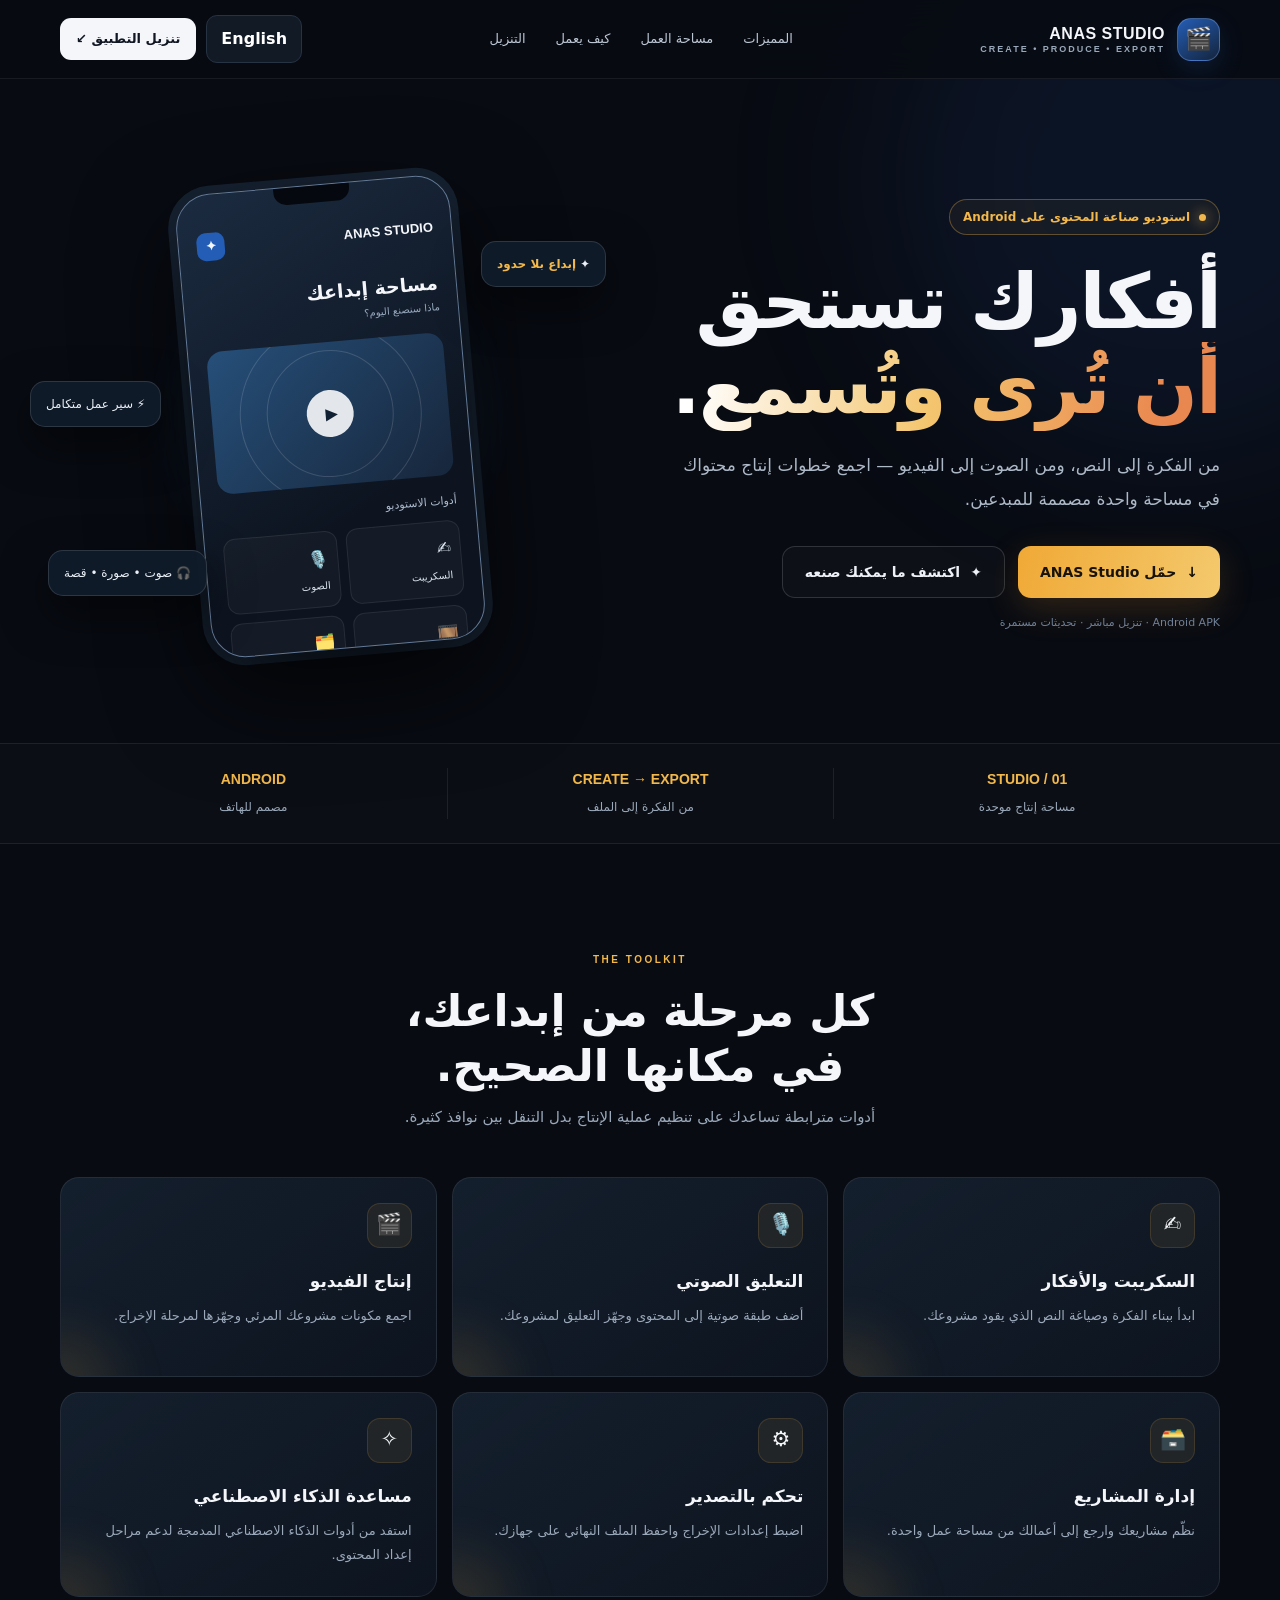
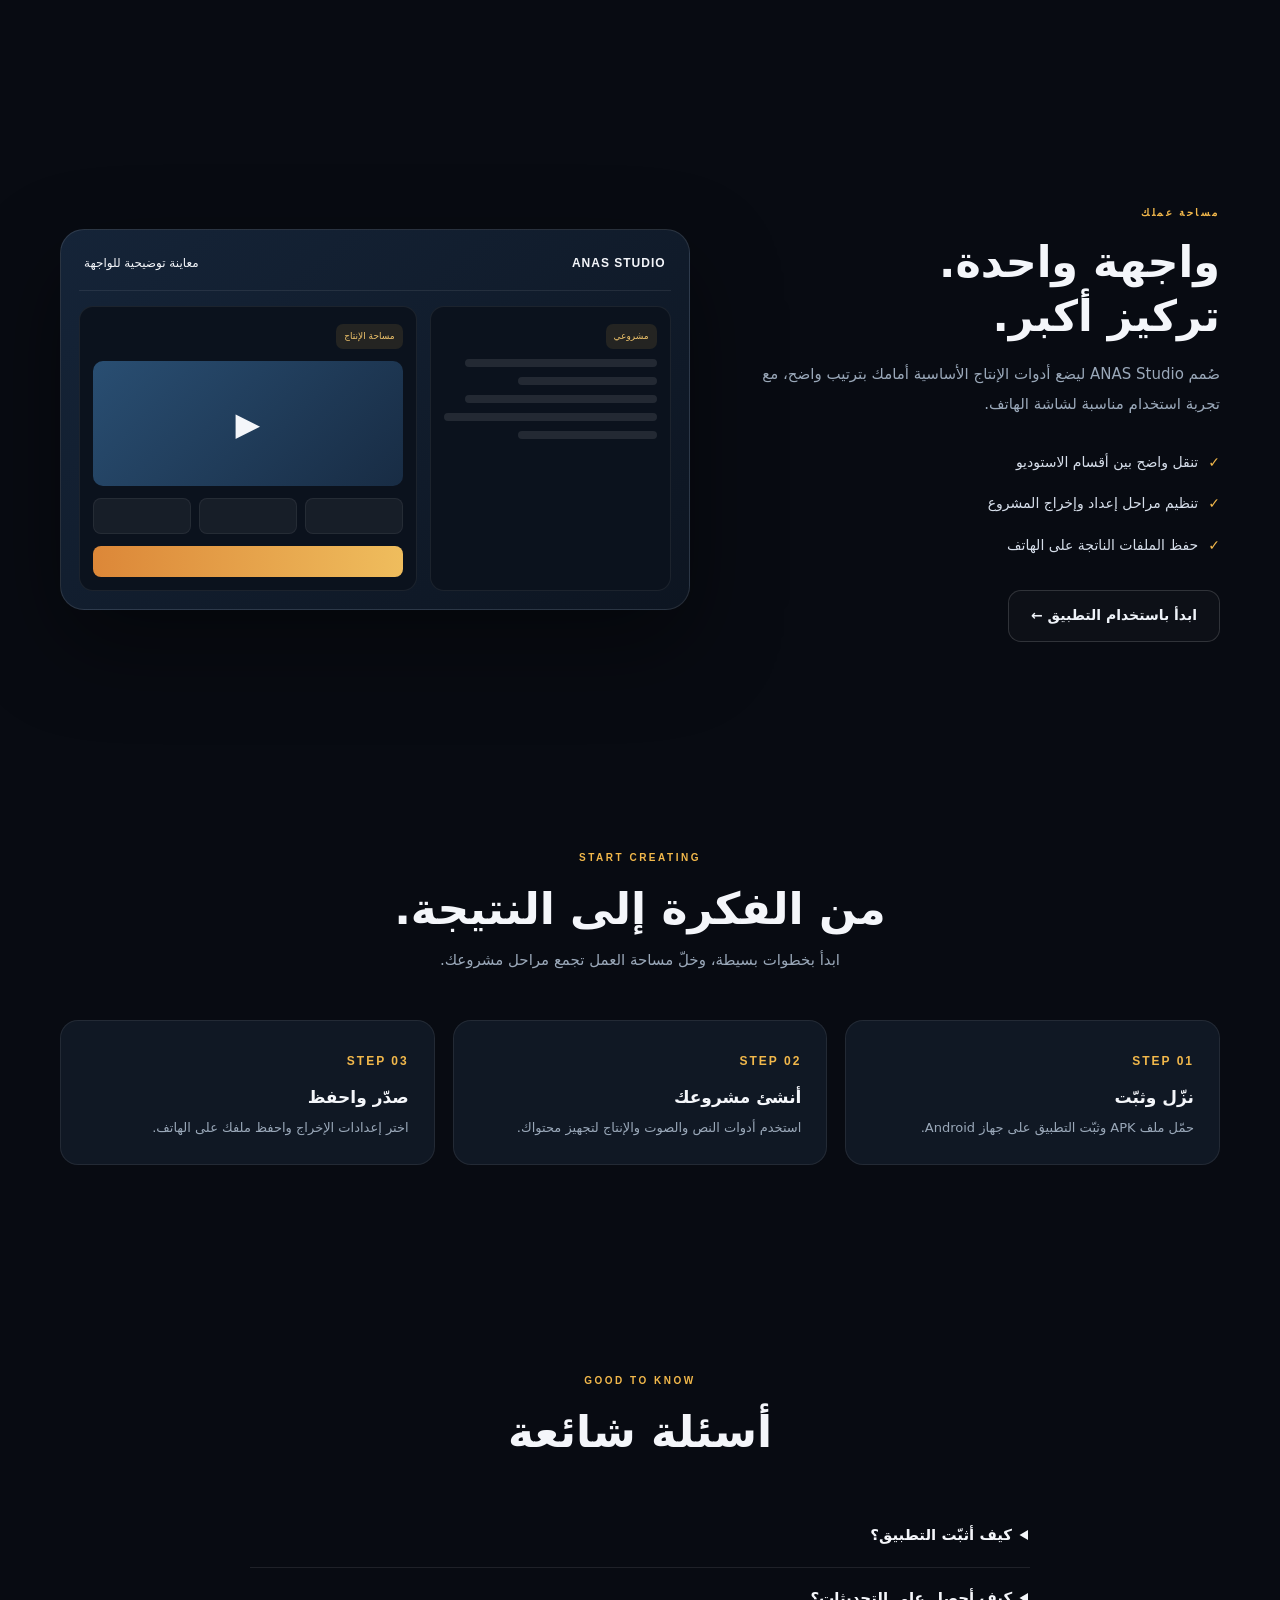
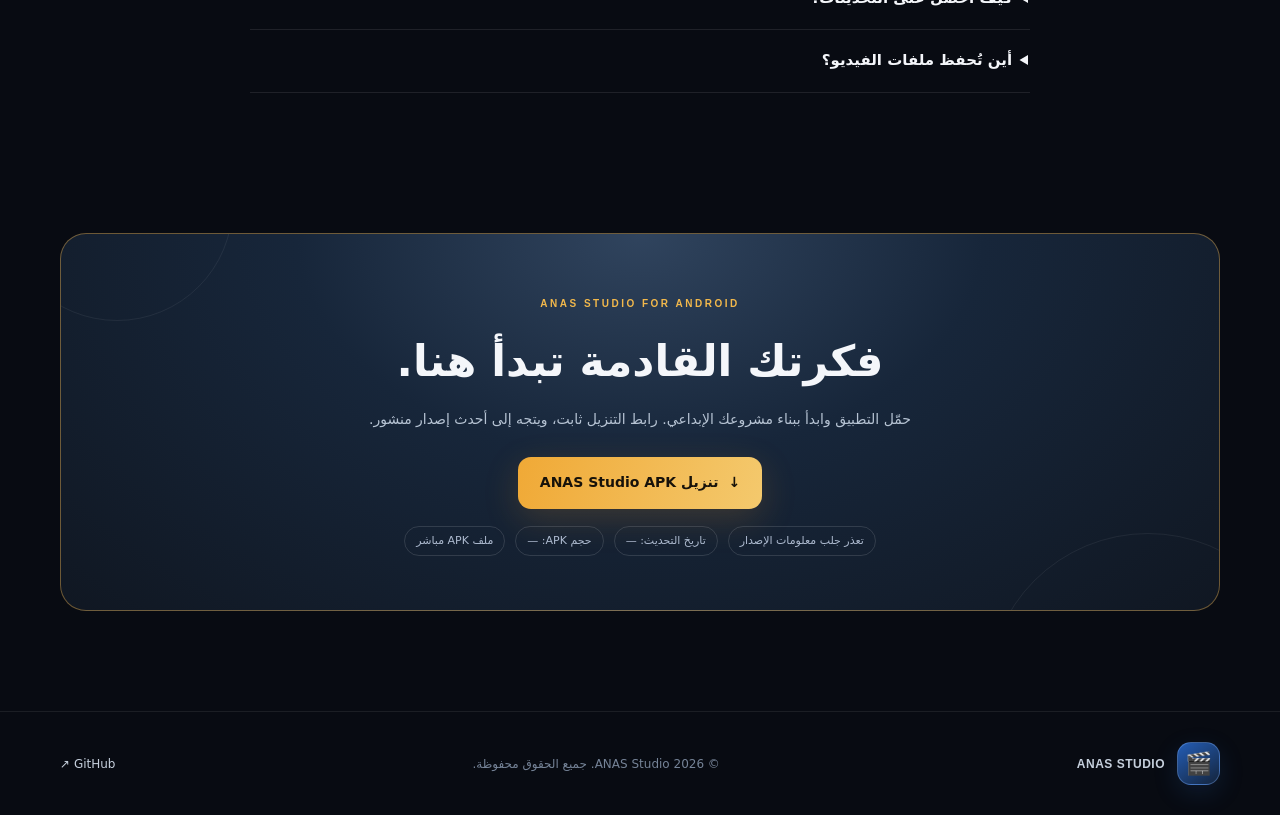
<file: docs/index.html>
<!doctype html>
<html lang="ar" dir="rtl">
<head>
<meta charset="utf-8"><meta name="viewport" content="width=device-width,initial-scale=1">
<meta name="theme-color" content="#080b12">
<meta name="author" content="anasgdxj">
<meta name="application-name" content="ANAS Studio">
<meta name="robots" content="index,follow,max-image-preview:large">
<meta name="googlebot" content="index,follow">
<meta name="keywords" content="ANAS Studio, Android video editor, audio production, content creation, script writing, استوديو صناعة المحتوى, تحرير الفيديو, إنتاج الصوت">
<meta name="color-scheme" content="dark">
<meta name="referrer" content="strict-origin-when-cross-origin">
<link rel="canonical" href="https://featuredapps.github.io/ANAS-Studio-Android/">
<link rel="alternate" hreflang="ar" href="https://featuredapps.github.io/ANAS-Studio-Android/">
<link rel="alternate" hreflang="en" href="https://featuredapps.github.io/ANAS-Studio-Android/">
<link rel="alternate" hreflang="x-default" href="https://featuredapps.github.io/ANAS-Studio-Android/">
<meta property="og:type" content="website">
<meta property="og:site_name" content="ANAS Studio">
<meta property="og:title" content="ANAS Studio — صناعة الفيديو والصوت على Android">
<meta property="og:description" content="مساحة إبداعية لصناعة الفيديو والصوت والسكريبت على Android. اكتشف أدوات ANAS Studio وحمّل أحدث إصدار.">
<meta property="og:url" content="https://featuredapps.github.io/ANAS-Studio-Android/">
<meta property="og:locale" content="ar_AR">
<meta property="og:locale:alternate" content="en_US">
<meta name="twitter:card" content="summary">
<meta name="twitter:title" content="ANAS Studio — Create Beyond Limits">
<meta name="twitter:description" content="استوديو إبداعي لصناعة الفيديو والصوت والسكريبت على Android.">
<meta http-equiv="Content-Security-Policy" content="default-src 'self'; script-src 'self' 'unsafe-inline'; style-src 'self' 'unsafe-inline' https://fonts.googleapis.com; font-src 'self' https://fonts.gstatic.com; connect-src 'self' https://api.github.com; img-src 'self' data:; object-src 'none'; base-uri 'self'; form-action 'self'; upgrade-insecure-requests">
<link rel="sitemap" type="application/xml" href="https://featuredapps.github.io/ANAS-Studio-Android/sitemap.xml">
<script type="application/ld+json">{"@context":"https://schema.org","@type":"SoftwareApplication","name":"ANAS Studio","applicationCategory":"MultimediaApplication","operatingSystem":"Android","description":"استوديو إبداعي لصناعة الفيديو والصوت والسكريبت على Android.","inLanguage":["ar","en"],"downloadUrl":"https://github.com/Featuredapps/ANAS-Studio-Android/releases/latest/download/app-release.apk","author":{"@type":"Person","name":"anasgdxj","url":"https://github.com/anasgdxj"}}</script>
<meta name="description" content="ANAS Studio — مساحة إبداعية لصناعة الفيديو والصوت والسكريبت على Android.">
<title>ANAS Studio — Create Beyond Limits</title>
<link rel="preconnect" href="https://fonts.googleapis.com"><link rel="preconnect" href="https://fonts.gstatic.com" crossorigin>
<link href="https://fonts.googleapis.com/css2?family=IBM+Plex+Sans+Arabic:wght@400;500;600;700&family=Inter:wght@400;500;600;700;800;900&display=swap" rel="stylesheet">
<style>
:root{--bg:#080b12;--surface:#101722;--surface2:#151f2d;--line:#263343;--text:#f4f6fa;--muted:#9aa8b9;--gold:#f2b84b;--orange:#f07838;--cyan:#65c8d8;--radius:22px}
*{box-sizing:border-box}html{scroll-behavior:smooth;scroll-padding-top:90px}body{margin:0;background:var(--bg);color:var(--text);font-family:"IBM Plex Sans Arabic",Inter,system-ui,sans-serif;line-height:1.7;overflow-x:hidden}body:before{content:"";position:fixed;inset:0;pointer-events:none;opacity:.16;background-image:linear-gradient(#ffffff08 1px,transparent 1px),linear-gradient(90deg,#ffffff08 1px,transparent 1px);background-size:48px 48px;mask-image:linear-gradient(to bottom,black,transparent 78%);z-index:-1}a{color:inherit;text-decoration:none}button{font:inherit}.container{width:min(1160px,calc(100% - 44px));margin:auto}
.header{position:sticky;top:0;z-index:20;background:#080b12d9;border-bottom:1px solid #ffffff12;backdrop-filter:blur(18px)}.nav{height:78px;display:flex;align-items:center;justify-content:space-between;gap:20px}.brand{display:flex;align-items:center;gap:12px;font-family:Inter,"IBM Plex Sans Arabic",sans-serif;font-weight:900;letter-spacing:.5px}.brand-icon{width:43px;height:43px;border-radius:14px;display:grid;place-items:center;background:linear-gradient(145deg,#245db5,#14243c);border:1px solid #79a9ef66;box-shadow:0 8px 25px #2258a633;font-size:22px}.brand small{display:block;font-family:inherit;font-size:9px;letter-spacing:2px;color:var(--muted);font-weight:600;margin-top:-5px}.navlinks{display:flex;gap:30px;color:#bdc7d4;font-size:13px}.navlinks a:hover{color:var(--gold)}.navright{display:flex;align-items:center;gap:10px}.lang{border:1px solid var(--line);background:#121a26;color:white;border-radius:11px;padding:9px 14px;cursor:pointer;font-weight:700}.nav-download{background:var(--text);color:#111722;border-radius:11px;padding:10px 16px;font-size:13px;font-weight:800}
.hero{position:relative;padding:92px 0 82px;display:grid;grid-template-columns:1.02fr .98fr;align-items:center;gap:56px;min-height:650px}.hero:after{content:"";position:absolute;width:560px;height:560px;right:-230px;top:-180px;background:#2857a522;filter:blur(80px);border-radius:50%;pointer-events:none}.hero-copy{position:relative;z-index:2}.eyebrow{display:inline-flex;align-items:center;gap:9px;border:1px solid #f2b84b55;background:#f2b84b0c;color:var(--gold);border-radius:99px;padding:7px 13px;font-size:12px;font-weight:700}.pulse{width:7px;height:7px;border-radius:50%;background:var(--gold);box-shadow:0 0 13px var(--gold)}h1{font-size:clamp(42px,6.3vw,76px);line-height:1.12;letter-spacing:-2px;margin:24px 0 19px;font-weight:800}.shine{background:linear-gradient(100deg,#fff 5%,#f4c56e 48%,#e98750 90%);-webkit-background-clip:text;background-clip:text;color:transparent}.hero-desc{max-width:560px;color:#aeb9c8;font-size:17px;line-height:2;margin:0 0 30px}.hero-buttons{display:flex;gap:13px;flex-wrap:wrap}.btn-primary,.btn-ghost{min-height:52px;padding:13px 22px;border-radius:13px;display:inline-flex;align-items:center;justify-content:center;gap:10px;font-size:14px;font-weight:800;transition:.2s}.btn-primary{color:#17120a;background:linear-gradient(105deg,#f0a936,#f4c96d);box-shadow:0 10px 35px #d88a2633}.btn-primary:hover{transform:translateY(-3px);box-shadow:0 14px 38px #d88a2655}.btn-ghost{border:1px solid #ffffff25;background:#ffffff06;color:#eef2f8}.btn-ghost:hover{border-color:#f2b84b88}.fineprint{font-size:11px;color:#718096;margin-top:16px}.hero-art{height:490px;position:relative;display:grid;place-items:center;z-index:1}.halo{position:absolute;width:390px;height:390px;border-radius:50%;background:radial-gradient(circle,#3477bb44,transparent 68%);filter:blur(5px)}.device{position:relative;width:275px;height:465px;border:1px solid #647b98;border-radius:35px;background:linear-gradient(150deg,#1b2b40,#0d1420 68%);padding:18px;box-shadow:0 35px 100px #000b,0 0 0 8px #172333;transform:rotate(-5deg);overflow:hidden}.device:before{content:"";position:absolute;width:76px;height:17px;background:#05080e;border-radius:0 0 13px 13px;top:0;left:50%;transform:translateX(-50%)}.app-top{display:flex;justify-content:space-between;align-items:center;margin-top:20px;font-family:Inter,sans-serif;font-size:13px;font-weight:900}.app-avatar{width:28px;height:28px;border-radius:9px;background:#245db5;display:grid;place-items:center}.app-welcome{font-size:19px;font-weight:800;margin-top:25px}.app-sub{font-size:10px;color:#9aabc0}.app-preview{height:143px;border-radius:16px;margin-top:17px;background:linear-gradient(135deg,#264f79,#17263b);position:relative;overflow:hidden;display:grid;place-items:center}.app-preview:before,.app-preview:after{content:"";position:absolute;width:180px;height:180px;border:1px solid #ffffff24;border-radius:50%}.app-preview:after{width:125px;height:125px}.play{width:47px;height:47px;border-radius:50%;background:#ffffffdf;color:#122034;display:grid;place-items:center;z-index:1;padding-left:3px}.app-label{font-size:11px;color:#aebdd0;margin-top:17px}.app-tools{display:grid;grid-template-columns:1fr 1fr;gap:9px;margin-top:9px}.tool{border:1px solid #ffffff15;border-radius:12px;background:#ffffff08;padding:12px 9px;font-size:10px;color:#dce5f1}.tool b{display:block;font-size:17px;margin-bottom:4px}.app-export{margin-top:14px;border-radius:10px;background:linear-gradient(90deg,#e98735,#f3bd59);color:#17120a;text-align:center;padding:10px;font-size:11px;font-weight:900}.float-card{position:absolute;z-index:3;border:1px solid #ffffff20;border-radius:15px;background:#111c2beF;box-shadow:0 18px 45px #0008;padding:12px 15px;font-size:12px;color:#eaf0f7;backdrop-filter:blur(12px)}.float-card strong{color:var(--gold)}.float-a{top:70px;right:-5px}.float-b{bottom:65px;left:-12px}.float-c{top:210px;left:-30px}.stats{border-block:1px solid #ffffff13;background:#ffffff04}.statrow{display:grid;grid-template-columns:repeat(3,1fr);padding:24px 0}.stat{text-align:center;border-left:1px solid #ffffff14}.stat:last-child{border:0}.stat strong{font-family:Inter,sans-serif;font-size:14px;color:var(--gold);display:block}.stat span{font-size:12px;color:var(--muted)}
.section{padding:100px 0}.section-head{text-align:center;max-width:690px;margin:0 auto 46px}.overline{font-family:Inter,sans-serif;font-size:10px;letter-spacing:2.5px;color:var(--gold);font-weight:800}.section-head h2{font-size:clamp(29px,4vw,44px);line-height:1.25;margin:12px 0}.section-head p{color:var(--muted);font-size:15px;margin:0}.features{display:grid;grid-template-columns:repeat(3,1fr);gap:15px}.feature{position:relative;overflow:hidden;padding:25px 24px 28px;border:1px solid #ffffff15;border-radius:19px;background:linear-gradient(145deg,#141f2d,#0d141f);min-height:200px;transition:.22s}.feature:hover{transform:translateY(-5px);border-color:#dba94d66;background:linear-gradient(145deg,#1a2a3d,#101824)}.feature:after{content:"";position:absolute;width:110px;height:110px;left:-55px;bottom:-65px;border-radius:50%;background:#e7ad4820;filter:blur(25px)}.feature-icon{width:45px;height:45px;border-radius:13px;display:grid;place-items:center;background:#eab34b15;border:1px solid #eab34b25;font-size:21px;margin-bottom:19px}.feature h3{font-size:17px;margin:0 0 8px}.feature p{font-size:13px;color:#9ba9ba;line-height:1.9;margin:0}.workflow{display:grid;grid-template-columns:repeat(3,1fr);gap:18px;counter-reset:steps}.work{padding:25px;border-radius:18px;background:#101824;border:1px solid #ffffff14}.work-num{font-family:Inter,sans-serif;color:var(--gold);font-weight:900;font-size:12px;letter-spacing:2px}.work h3{font-size:17px;margin:10px 0 5px}.work p{font-size:13px;color:var(--muted);margin:0}.showcase{display:grid;grid-template-columns:.85fr 1.15fr;align-items:center;gap:65px}.showcase-copy h2{font-size:clamp(30px,4vw,43px);line-height:1.25;margin:12px 0}.showcase-copy p{color:var(--muted);font-size:15px;line-height:2}.showcase-list{list-style:none;padding:0;margin:23px 0}.showcase-list li{padding:9px 0;color:#d6deea;font-size:14px}.showcase-list li:before{content:"✓";color:var(--gold);font-weight:900;margin-inline-end:10px}.workspace{border:1px solid #ffffff1c;border-radius:24px;background:linear-gradient(140deg,#152438,#0d1521);padding:18px;box-shadow:0 35px 90px #0006}.workspace-head{display:flex;justify-content:space-between;align-items:center;padding:5px 5px 17px;border-bottom:1px solid #ffffff14;font-size:12px}.workspace-head b{font-family:Inter,sans-serif;letter-spacing:1px}.workspace-body{display:grid;grid-template-columns:1fr 1.4fr;gap:13px;padding-top:15px}.side-ui,.main-ui{background:#0b121d;border:1px solid #ffffff12;border-radius:14px;padding:13px}.ui-line{height:8px;background:#ffffff19;border-radius:8px;margin:10px 0}.ui-line.wide{width:90%}.ui-line.mid{width:65%}.ui-chip{display:inline-block;background:#eab34b1c;color:#efc36b;border-radius:7px;padding:5px 8px;font-size:9px}.ui-screen{height:125px;border-radius:10px;background:linear-gradient(135deg,#294e72,#182c44);display:grid;place-items:center;font-size:32px;margin:12px 0}.ui-row{display:flex;gap:8px}.ui-block{height:36px;flex:1;border-radius:8px;background:#ffffff0d;border:1px solid #ffffff10}.ui-action{height:31px;border-radius:8px;background:linear-gradient(90deg,#dc8738,#efbd5d);margin-top:12px}
.download-section{padding:40px 0 100px}.download-panel{position:relative;overflow:hidden;border:1px solid #d6a44b77;border-radius:26px;padding:54px 35px;text-align:center;background:radial-gradient(ellipse at 50% 0,#30445e 0,#17263a 42%,#101722 100%)}.download-panel:before,.download-panel:after{content:"";position:absolute;width:230px;height:230px;border:1px solid #ffffff10;border-radius:50%;top:-145px;left:-60px}.download-panel:after{width:320px;height:320px;top:auto;left:auto;bottom:-245px;right:-90px}.download-panel>*{position:relative;z-index:1}.download-panel h2{font-size:clamp(29px,4vw,43px);margin:10px 0}.download-panel p{color:#b6c3d3;max-width:620px;margin:0 auto 25px;font-size:14px}.download-meta{display:flex;justify-content:center;gap:10px;flex-wrap:wrap;margin-top:17px}.download-meta span{border:1px solid #ffffff20;border-radius:99px;padding:5px 11px;color:#aebbd0;font-size:11px}
.faq{max-width:780px;margin:auto}.faq details{border-bottom:1px solid #ffffff18;padding:18px 2px}.faq summary{cursor:pointer;font-weight:700;font-size:15px}.faq details p{color:var(--muted);font-size:13px;line-height:1.9;margin:12px 0 0}
.footer{border-top:1px solid #ffffff14;padding:30px 0;color:#758397;font-size:12px}.footer-inner{display:flex;justify-content:space-between;align-items:center;gap:20px}.footer a{color:#c6d0dd}
@media(max-width:850px){.navlinks{display:none}.hero{grid-template-columns:1fr;text-align:center;padding:65px 0 45px;gap:25px}.hero-desc{margin-inline:auto}.hero-buttons{justify-content:center}.hero-art{height:465px}.features{grid-template-columns:repeat(2,1fr)}.showcase{grid-template-columns:1fr;gap:30px}.showcase-copy{text-align:center}.showcase-list{display:inline-block;text-align:start}.workspace{max-width:600px;width:100%;margin:auto}}
@media(max-width:560px){.container{width:calc(100% - 30px)}.nav{height:68px}.brand-icon{width:38px;height:38px}.nav-download{display:none}.hero{padding-top:53px}.hero h1{font-size:43px;letter-spacing:-1px}.hero-desc{font-size:15px}.hero-art{height:410px;transform:scale(.92)}.device{transform:scale(.88) rotate(-5deg)}.float-a{right:-6px;top:28px}.float-b{left:-8px;bottom:20px}.float-c{left:-10px;top:180px}.statrow{padding:18px 0}.stat strong{font-size:12px}.stat span{font-size:10px}.section{padding:72px 0}.features,.workflow{grid-template-columns:1fr}.feature{min-height:0}.workspace-body{grid-template-columns:.8fr 1.2fr}.download-panel{padding:39px 18px}.download-panel .btn-primary{width:100%}.footer-inner{flex-direction:column;text-align:center}}
.release-notes{max-width:720px;margin:24px auto 0;padding:18px 20px;text-align:start;border:1px solid #ffffff20;border-radius:16px;background:#080b124d}.release-notes h3{font-size:15px;margin:0 0 8px;color:#f2c46f}.release-notes p{white-space:pre-wrap;overflow-wrap:anywhere;color:#c3cedb;font-size:13px;margin:0 0 10px}.release-notes a{font-size:12px;color:var(--cyan);text-decoration:underline}
</style>
</head>
<body>
<header class="header"><div class="container nav">
<a class="brand" href="#"><span class="brand-icon">🎬</span><span>ANAS STUDIO<small>CREATE • PRODUCE • EXPORT</small></span></a>
<nav class="navlinks"><a href="#features" data-ar="المميزات" data-en="Features">المميزات</a><a href="#studio" data-ar="مساحة العمل" data-en="Workspace">مساحة العمل</a><a href="#how" data-ar="كيف يعمل" data-en="How it works">كيف يعمل</a><a href="#download" data-ar="التنزيل" data-en="Download">التنزيل</a></nav>
<div class="navright"><button class="lang" id="langBtn">English</button><a class="nav-download" href="https://github.com/Featuredapps/ANAS-Studio-Android/releases/latest/download/app-release.apk" data-ar="تنزيل التطبيق ↙" data-en="Get the app ↙">تنزيل التطبيق ↙</a></div>
</div></header>
<main>
<section class="container hero">
<div class="hero-copy">
<span class="eyebrow"><i class="pulse"></i><span data-ar="استوديو صناعة المحتوى على Android" data-en="A creative production studio for Android">استوديو صناعة المحتوى على Android</span></span>
<h1 data-ar="أفكارك تستحق<br><span class='shine'>أن تُرى وتُسمع.</span>" data-en="Your ideas deserve<br><span class='shine'>to be seen & heard.</span>">أفكارك تستحق<br><span class="shine">أن تُرى وتُسمع.</span></h1>
<p class="hero-desc" data-ar="من الفكرة إلى النص، ومن الصوت إلى الفيديو — اجمع خطوات إنتاج محتواك في مساحة واحدة مصممة للمبدعين." data-en="From the first idea to the script, from voice to video — bring your creative workflow together in one studio built for makers.">من الفكرة إلى النص، ومن الصوت إلى الفيديو — اجمع خطوات إنتاج محتواك في مساحة واحدة مصممة للمبدعين.</p>
<div class="hero-buttons"><a class="btn-primary" href="https://github.com/Featuredapps/ANAS-Studio-Android/releases/latest/download/app-release.apk"><span>↓</span><span data-ar="حمّل ANAS Studio" data-en="Download ANAS Studio">حمّل ANAS Studio</span></a><a class="btn-ghost" href="#features"><span>✦</span><span data-ar="اكتشف ما يمكنك صنعه" data-en="Explore what you can create">اكتشف ما يمكنك صنعه</span></a></div>
<div class="fineprint" data-ar="Android APK · تنزيل مباشر · تحديثات مستمرة" data-en="Android APK · Direct download · Ongoing updates">Android APK · تنزيل مباشر · تحديثات مستمرة</div>
</div>
<div class="hero-art"><div class="halo"></div><div class="device">
<div class="app-top"><span>ANAS STUDIO</span><span class="app-avatar">✦</span></div><div class="app-welcome" data-ar="مساحة إبداعك" data-en="Your creative space">مساحة إبداعك</div><div class="app-sub" data-ar="ماذا سنصنع اليوم؟" data-en="What will we create today?">ماذا سنصنع اليوم؟</div>
<div class="app-preview"><div class="play">▶</div></div><div class="app-label" data-ar="أدوات الاستوديو" data-en="STUDIO TOOLS">أدوات الاستوديو</div>
<div class="app-tools"><div class="tool"><b>✍️</b><span data-ar="السكريبت" data-en="Script">السكريبت</span></div><div class="tool"><b>🎙️</b><span data-ar="الصوت" data-en="Voice">الصوت</span></div><div class="tool"><b>🎞️</b><span data-ar="الإخراج" data-en="Production">الإخراج</span></div><div class="tool"><b>🗂️</b><span data-ar="المشاريع" data-en="Projects">المشاريع</span></div></div><div class="app-export" data-ar="تصدير المشروع ↗" data-en="EXPORT PROJECT ↗">تصدير المشروع ↗</div>
</div><div class="float-card float-a">✦ <strong data-ar="إبداع بلا حدود" data-en="Create without limits">إبداع بلا حدود</strong></div><div class="float-card float-b">🎧 <span data-ar="صوت • صورة • قصة" data-en="Voice • Visual • Story">صوت • صورة • قصة</span></div><div class="float-card float-c">⚡ <span data-ar="سير عمل متكامل" data-en="One creative workflow">سير عمل متكامل</span></div></div>
</section>
<div class="stats"><div class="container statrow"><div class="stat"><strong>01 / STUDIO</strong><span data-ar="مساحة إنتاج موحدة" data-en="One production space">مساحة إنتاج موحدة</span></div><div class="stat"><strong>CREATE → EXPORT</strong><span data-ar="من الفكرة إلى الملف" data-en="From idea to output">من الفكرة إلى الملف</span></div><div class="stat"><strong>ANDROID</strong><span data-ar="مصمم للهاتف" data-en="Built for mobile">مصمم للهاتف</span></div></div></div>
<section class="section" id="features"><div class="container"><div class="section-head"><span class="overline">THE TOOLKIT</span><h2 data-ar="كل مرحلة من إبداعك،<br>في مكانها الصحيح." data-en="Every part of your creative process,<br>right where it belongs.">كل مرحلة من إبداعك،<br>في مكانها الصحيح.</h2><p data-ar="أدوات مترابطة تساعدك على تنظيم عملية الإنتاج بدل التنقل بين نوافذ كثيرة." data-en="A connected set of tools to organize your production flow without juggling endless windows.">أدوات مترابطة تساعدك على تنظيم عملية الإنتاج بدل التنقل بين نوافذ كثيرة.</p></div>
<div class="features">
<article class="feature"><div class="feature-icon">✍️</div><h3 data-ar="السكريبت والأفكار" data-en="Scripts & ideas">السكريبت والأفكار</h3><p data-ar="ابدأ ببناء الفكرة وصياغة النص الذي يقود مشروعك." data-en="Shape the concept and write the script that drives your project.">ابدأ ببناء الفكرة وصياغة النص الذي يقود مشروعك.</p></article>
<article class="feature"><div class="feature-icon">🎙️</div><h3 data-ar="التعليق الصوتي" data-en="Voice & narration">التعليق الصوتي</h3><p data-ar="أضف طبقة صوتية إلى المحتوى وجهّز التعليق لمشروعك." data-en="Bring another layer to your content with voice and narration tools.">أضف طبقة صوتية إلى المحتوى وجهّز التعليق لمشروعك.</p></article>
<article class="feature"><div class="feature-icon">🎬</div><h3 data-ar="إنتاج الفيديو" data-en="Video production">إنتاج الفيديو</h3><p data-ar="اجمع مكونات مشروعك المرئي وجهّزها لمرحلة الإخراج." data-en="Bring your visual assets together and prepare them for production.">اجمع مكونات مشروعك المرئي وجهّزها لمرحلة الإخراج.</p></article>
<article class="feature"><div class="feature-icon">🗃️</div><h3 data-ar="إدارة المشاريع" data-en="Project library">إدارة المشاريع</h3><p data-ar="نظّم مشاريعك وارجع إلى أعمالك من مساحة عمل واحدة." data-en="Keep your work organized and return to projects from one workspace.">نظّم مشاريعك وارجع إلى أعمالك من مساحة عمل واحدة.</p></article>
<article class="feature"><div class="feature-icon">⚙️</div><h3 data-ar="تحكم بالتصدير" data-en="Export control">تحكم بالتصدير</h3><p data-ar="اضبط إعدادات الإخراج واحفظ الملف النهائي على جهازك." data-en="Adjust output settings and save the finished file to your device.">اضبط إعدادات الإخراج واحفظ الملف النهائي على جهازك.</p></article>
<article class="feature"><div class="feature-icon">✧</div><h3 data-ar="مساعدة الذكاء الاصطناعي" data-en="AI-assisted workflow">مساعدة الذكاء الاصطناعي</h3><p data-ar="استفد من أدوات الذكاء الاصطناعي المدمجة لدعم مراحل إعداد المحتوى." data-en="Use integrated AI tools to support your content creation workflow.">استفد من أدوات الذكاء الاصطناعي المدمجة لدعم مراحل إعداد المحتوى.</p></article>
</div></div></section>
<section class="section" id="studio"><div class="container showcase">
<div class="showcase-copy"><span class="overline" data-ar="مساحة عملك" data-en="YOUR WORKSPACE">مساحة عملك</span><h2 data-ar="واجهة واحدة.<br>تركيز أكبر." data-en="One workspace.<br>More focus.">واجهة واحدة.<br>تركيز أكبر.</h2><p data-ar="صُمم ANAS Studio ليضع أدوات الإنتاج الأساسية أمامك بترتيب واضح، مع تجربة استخدام مناسبة لشاشة الهاتف." data-en="ANAS Studio puts essential production tools in a clear layout, with an experience designed around your phone screen.">صُمم ANAS Studio ليضع أدوات الإنتاج الأساسية أمامك بترتيب واضح، مع تجربة استخدام مناسبة لشاشة الهاتف.</p>
<ul class="showcase-list"><li data-ar="تنقل واضح بين أقسام الاستوديو" data-en="Clear navigation between studio sections">تنقل واضح بين أقسام الاستوديو</li><li data-ar="تنظيم مراحل إعداد وإخراج المشروع" data-en="An organized project preparation and export flow">تنظيم مراحل إعداد وإخراج المشروع</li><li data-ar="حفظ الملفات الناتجة على الهاتف" data-en="Save exported files to your device">حفظ الملفات الناتجة على الهاتف</li></ul><a class="btn-ghost" href="#download" data-ar="ابدأ باستخدام التطبيق ←" data-en="Get started with the app →">ابدأ باستخدام التطبيق ←</a></div>
<div class="workspace"><div class="workspace-head"><b>ANAS STUDIO</b><span data-ar="معاينة توضيحية للواجهة" data-en="INTERFACE PREVIEW">معاينة توضيحية للواجهة</span></div><div class="workspace-body"><div class="side-ui"><span class="ui-chip" data-ar="مشروعي" data-en="MY PROJECT">مشروعي</span><div class="ui-line wide"></div><div class="ui-line mid"></div><div class="ui-line wide"></div><div class="ui-line"></div><div class="ui-line mid"></div></div><div class="main-ui"><span class="ui-chip" data-ar="مساحة الإنتاج" data-en="PRODUCTION">مساحة الإنتاج</span><div class="ui-screen">▶</div><div class="ui-row"><div class="ui-block"></div><div class="ui-block"></div><div class="ui-block"></div></div><div class="ui-action"></div></div></div></div>
</div></section>
<section class="section" id="how"><div class="container"><div class="section-head"><span class="overline">START CREATING</span><h2 data-ar="من الفكرة إلى النتيجة." data-en="From first thought to final export.">من الفكرة إلى النتيجة.</h2><p data-ar="ابدأ بخطوات بسيطة، وخلّ مساحة العمل تجمع مراحل مشروعك." data-en="Start with a few simple steps and keep your workflow in one place.">ابدأ بخطوات بسيطة، وخلّ مساحة العمل تجمع مراحل مشروعك.</p></div>
<div class="workflow"><article class="work"><span class="work-num">STEP 01</span><h3 data-ar="نزّل وثبّت" data-en="Download & install">نزّل وثبّت</h3><p data-ar="حمّل ملف APK وثبّت التطبيق على جهاز Android." data-en="Download the APK and install it on your Android device.">حمّل ملف APK وثبّت التطبيق على جهاز Android.</p></article><article class="work"><span class="work-num">STEP 02</span><h3 data-ar="أنشئ مشروعك" data-en="Create your project">أنشئ مشروعك</h3><p data-ar="استخدم أدوات النص والصوت والإنتاج لتجهيز محتواك." data-en="Use script, voice and production tools to prepare your content.">استخدم أدوات النص والصوت والإنتاج لتجهيز محتواك.</p></article><article class="work"><span class="work-num">STEP 03</span><h3 data-ar="صدّر واحفظ" data-en="Export & save">صدّر واحفظ</h3><p data-ar="اختر إعدادات الإخراج واحفظ ملفك على الهاتف." data-en="Choose your output settings and save the result to your phone.">اختر إعدادات الإخراج واحفظ ملفك على الهاتف.</p></article></div></div></section>
<section class="section" id="faq"><div class="container"><div class="section-head"><span class="overline">GOOD TO KNOW</span><h2 data-ar="أسئلة شائعة" data-en="Frequently asked questions">أسئلة شائعة</h2></div><div class="faq">
<details><summary data-ar="كيف أثبّت التطبيق؟" data-en="How do I install the app?">كيف أثبّت التطبيق؟</summary><p data-ar="نزّل ملف APK من زر التنزيل، ثم افتحه واتبع تعليمات Android. قد يطلب الهاتف السماح بالتثبيت من المتصفح أو مدير الملفات الذي استخدمته." data-en="Download the APK, open it and follow Android's installation prompts. Your phone may ask you to allow installs from the browser or file manager you used.">نزّل ملف APK من زر التنزيل، ثم افتحه واتبع تعليمات Android. قد يطلب الهاتف السماح بالتثبيت من المتصفح أو مدير الملفات الذي استخدمته.</p></details>
<details><summary data-ar="كيف أحصل على التحديثات؟" data-en="How do I get updates?">كيف أحصل على التحديثات؟</summary><p data-ar="استخدم رابط التنزيل نفسه في هذه الصفحة. عند نشر إصدار جديد سيشير الرابط إلى أحدث ملف APK." data-en="Use the same download link on this page. Once a new release is published, the link will point to the latest APK.">استخدم رابط التنزيل نفسه في هذه الصفحة. عند نشر إصدار جديد سيشير الرابط إلى أحدث ملف APK.</p></details>
<details><summary data-ar="أين تُحفظ ملفات الفيديو؟" data-en="Where are exported videos saved?">أين تُحفظ ملفات الفيديو؟</summary><p data-ar="يعتمد مكان الحفظ على نجاح التصدير وإصدار التطبيق؛ راجع رسالة التطبيق بعد التصدير ومجلد Movies على هاتفك." data-en="The save location depends on a successful export and app version. Check the in-app export message and your phone's Movies folder.">يعتمد مكان الحفظ على نجاح التصدير وإصدار التطبيق؛ راجع رسالة التطبيق بعد التصدير ومجلد Movies على هاتفك.</p></details>
</div></div></section>
<section class="download-section" id="download"><div class="container"><div class="download-panel"><span class="overline" data-ar="ANAS STUDIO FOR ANDROID" data-en="ANAS STUDIO FOR ANDROID">ANAS STUDIO FOR ANDROID</span><h2 data-ar="فكرتك القادمة تبدأ هنا." data-en="Your next idea starts here.">فكرتك القادمة تبدأ هنا.</h2><p data-ar="حمّل التطبيق وابدأ ببناء مشروعك الإبداعي. رابط التنزيل ثابت، ويتجه إلى أحدث إصدار منشور." data-en="Download the app and start building your next creative project. This permanent link always points to the latest published release.">حمّل التطبيق وابدأ ببناء مشروعك الإبداعي. رابط التنزيل ثابت، ويتجه إلى أحدث إصدار منشور.</p><a class="btn-primary" href="https://github.com/Featuredapps/ANAS-Studio-Android/releases/latest/download/app-release.apk">↓ <span data-ar="تنزيل ANAS Studio APK" data-en="Download ANAS Studio APK">تنزيل ANAS Studio APK</span></a><div class="download-meta" aria-live="polite"><span id="version" data-ar="رقم البناء: جارٍ التحميل" data-en="Build: loading">الإصدار: جارٍ التحميل</span><span id="release-date" data-ar="تاريخ التحديث: —" data-en="Updated: —">تاريخ التحديث: —</span><span id="apk-size" data-ar="حجم APK: —" data-en="APK size: —">حجم APK: —</span><span data-ar="ملف APK مباشر" data-en="Direct APK">ملف APK مباشر</span></div><div class="release-notes" id="release-notes" hidden><h3 data-ar="ما الجديد في هذا الإصدار؟" data-en="What's new in this release">ما الجديد في هذا الإصدار؟</h3><p id="release-body"></p><a id="release-link" href="https://github.com/Featuredapps/ANAS-Studio-Android/releases/latest" target="_blank" rel="noopener" data-ar="عرض صفحة الإصدار على GitHub ↗" data-en="View release on GitHub ↗">عرض صفحة الإصدار على GitHub ↗</a></div></div></div></section>
</main>
<footer class="footer"><div class="container footer-inner"><a class="brand" href="#"><span class="brand-icon">🎬</span><span>ANAS STUDIO</span></a><span>© <span id="year"></span> ANAS Studio. <span data-ar="جميع الحقوق محفوظة." data-en="All rights reserved.">جميع الحقوق محفوظة.</span></span><a href="https://github.com/Featuredapps/ANAS-Studio-Android">GitHub ↗</a></div></footer>
<script>
const btn=document.getElementById('langBtn');
let latestRelease=null;
function renderReleaseInfo(){
  const ar=document.documentElement.lang==='ar',d=latestRelease;
  if(!d){document.getElementById('version').textContent=ar?'الإصدار: تعذر تحميل البيانات':'Version: unavailable';return}
  const asset=(d.assets||[]).find(a=>a.name==='app-release.apk')||(d.assets||[])[0];
  document.getElementById('version').textContent=(ar?'الإصدار: ':'Version: ')+(d.name||d.tag_name||'latest');
  const downloadButton=document.querySelector('.download-panel a.btn-primary');if(downloadButton)downloadButton.href=(asset&&asset.browser_download_url)||'https://github.com/Featuredapps/ANAS-Studio-Android/releases/latest/download/app-release.apk';
  const date=(asset&&asset.updated_at||d.published_at)?new Date(asset&&asset.updated_at||d.published_at).toLocaleDateString(ar?'ar':'en',{year:'numeric',month:'long',day:'numeric'}):'—';
  document.getElementById('release-date').textContent=(ar?'تاريخ التحديث: ':'Updated: ')+date;
  const size=asset&&Number.isFinite(asset.size)?(asset.size/1048576).toFixed(2)+' MB':'—';
  document.getElementById('apk-size').textContent=(ar?'حجم APK: ':'APK size: ')+size;
  const notes=document.getElementById('release-notes'),body=(d.body||'').trim();
  if(body){const releaseBody=document.getElementById('release-body');releaseBody.textContent=body;releaseBody.style.whiteSpace='pre-line';notes.hidden=false}else{notes.hidden=true}
  document.getElementById('release-link').href=d.html_url||'https://github.com/Featuredapps/ANAS-Studio-Android/releases/latest';
}
function setLang(lang){
  document.documentElement.lang=lang;document.documentElement.dir=lang==='ar'?'rtl':'ltr';
  document.querySelectorAll('[data-ar][data-en]').forEach(el=>{el.innerHTML=el.dataset[lang]});
  btn.textContent=lang==='ar'?'English':'العربية';renderReleaseInfo();
  try{localStorage.setItem('anas-lang',lang)}catch(e){}
}
btn.addEventListener('click',()=>setLang(document.documentElement.lang==='ar'?'en':'ar'));
let saved='ar';try{saved=localStorage.getItem('anas-lang')||'ar'}catch(e){}setLang(saved);
document.getElementById('year').textContent=new Date().getFullYear();
const RELEASE_API='https://api.github.com/repos/Featuredapps/ANAS-Studio-Android/releases/latest';
const RELEASE_PAGE='https://github.com/Featuredapps/ANAS-Studio-Android/releases/latest';
async function loadLatestRelease(){
  const versionEl=document.getElementById('version');
  try{
    const response=await fetch(RELEASE_API,{headers:{Accept:'application/vnd.github+json'},cache:'no-store'});
    if(!response.ok)throw new Error('Release API '+response.status);
    const data=await response.json();
    if(!data||!Array.isArray(data.assets))throw new Error('Invalid release data');
    latestRelease=data;
    renderReleaseInfo();
    document.getElementById('release-link').href=data.html_url||RELEASE_PAGE;
  }catch(error){
    versionEl.textContent=document.documentElement.lang==='ar'?'تعذر جلب معلومات الإصدار':'Release information unavailable';
    document.getElementById('release-link').href=RELEASE_PAGE;
  }
}
loadLatestRelease();
</script>
</body></html>
</file>
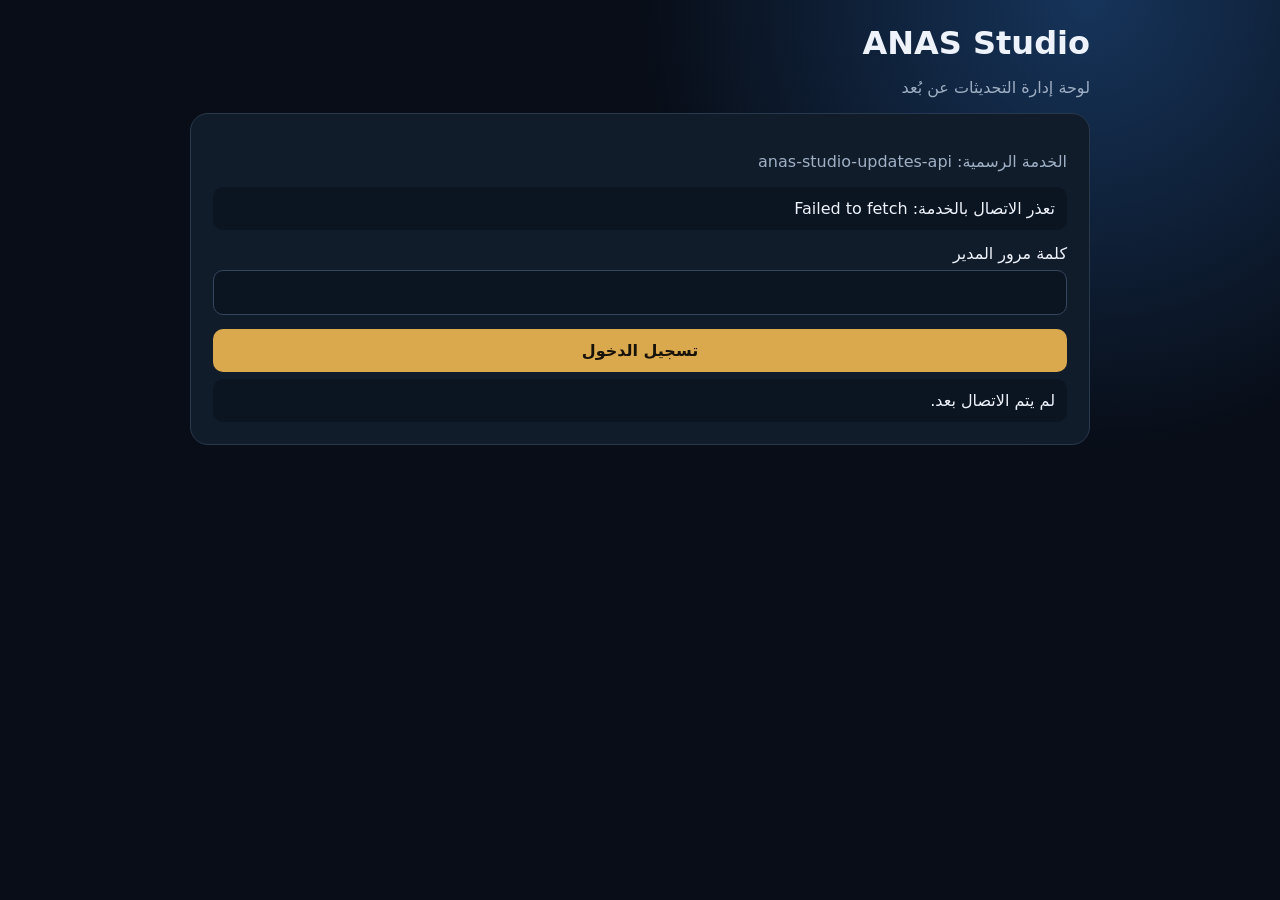
<file: docs/admin.html>
<!doctype html><html lang="ar" dir="rtl"><meta charset="utf-8"><meta name="viewport" content="width=device-width,initial-scale=1"><title>ANAS Studio — لوحة الإدارة</title><style>
:root{color-scheme:dark;font-family:system-ui,"Segoe UI",sans-serif;background:#080d17;color:#eef3fb}*{box-sizing:border-box}body{margin:0;padding:24px;background:radial-gradient(circle at 85% 0,#16345a 0,transparent 38%),#080d17}.wrap{max-width:900px;margin:auto}.panel{background:#111c2b;border:1px solid #29394d;border-radius:18px;padding:22px;margin:16px 0}h1{margin:0 0 8px}p,.muted{color:#9fb0c5}input,textarea,button{font:inherit;border-radius:10px;padding:12px;border:1px solid #34465d;background:#0b1421;color:#fff;width:100%;margin:7px 0}button{background:#dba94d;color:#17120a;font-weight:800;border:0;cursor:pointer}button.secondary{background:#26384f;color:#fff}button:disabled{opacity:.5}label{display:block;margin-top:14px}.row{display:grid;grid-template-columns:1fr 1fr;gap:12px}.status{padding:12px;border-radius:10px;background:#0b1421;white-space:pre-wrap}.hidden{display:none}@media(max-width:600px){.row{grid-template-columns:1fr}body{padding:12px}}</style>
<div class="wrap"><h1>ANAS Studio</h1><p>لوحة إدارة التحديثات عن بُعد</p><div class="panel"><p class="muted">الخدمة الرسمية: anas-studio-updates-api</p><div id="serviceCheck" class="status">جارٍ فحص اتصال الخدمة...</div><div id="login"><label>كلمة مرور المدير</label><input id="password" type="password" autocomplete="current-password"><button id="loginBtn">تسجيل الدخول</button></div><div id="admin" class="hidden"><hr><h2>النشر التلقائي للواجهة</h2><p class="muted">لم تعد بحاجة إلى رفع ملف HTML. عند تحديث مصدر المشروع في GitHub، يقوم سير البناء بتجهيز الواجهة وفحصها ثم نشرها تلقائياً إلى Cloudflare بعد نجاح بناء APK.</p><p class="muted">آخر إصدار منشور يظهر في سجل الإصدارات أدناه. إذا فشل البناء فلن يتم نشر واجهة جديدة.</p><h2>التحقق من التحديث المنشور</h2><button id="verifyBtn" class="secondary">فحص النسخة المنشورة وسلامة الملف</button><div id="verifyResult" class="status">لم يتم الفحص بعد.</div><h2>الإصدارات المنشورة</h2><button id="historyBtn" class="secondary">تحديث السجل</button><div id="history"></div><button id="logout" class="secondary">تسجيل الخروج</button></div><div id="status" class="status">لم يتم الاتصال بعد.</div></div></div>
<script>
const $=id=>document.getElementById(id);let token="";const DEFAULT_API="https://anas-studio-updates-api.anasgdxj.workers.dev";const api=()=>DEFAULT_API;function say(s){$("status").textContent=s}
async function checkService(){const box=$("serviceCheck");try{const r=await fetch(api()+"/api/health",{cache:"no-store"});const h=await r.json();if(!r.ok||!h.ok||!h.storage)throw Error("خدمة التحديث أو قاعدة التخزين غير متاحة.");if(!h.adminPasswordConfigured){box.textContent="الخدمة متصلة، لكن سر ADMIN_PASSWORD غير مضبوط على Cloudflare Worker (anas-studio-updates-api). يجب إضافته في Settings → Variables and Secrets كـ Secret ثم إعادة فحص الصفحة.";return false}box.textContent="الخدمة متصلة والتخزين وكلمة مرور المدير مهيأة.";return true}catch(e){box.textContent="تعذر الاتصال بالخدمة: "+e.message;return false}}checkService();
$("loginBtn").onclick=async()=>{try{if(!(await checkService()))throw Error("إعدادات خدمة الإدارة غير مكتملة. راجع رسالة فحص الخدمة أعلى الصفحة.");const r=await fetch(api()+"/api/admin/login",{method:"POST",headers:{"Content-Type":"application/json"},body:JSON.stringify({password:$("password").value})});const d=await r.json();if(!r.ok)throw Error(d.error||"فشل الدخول");token=d.token;$("login").classList.add("hidden");$("admin").classList.remove("hidden");say("تم تسجيل الدخول.");loadHistory()}catch(e){say(e.message)}};
async function request(path,opts={}){const r=await fetch(api()+path,{...opts,headers:{"Authorization":"Bearer "+token,...(opts.headers||{})}});const d=await r.json();if(!r.ok)throw Error(d.error||"فشل الطلب");return d}
async function loadHistory(){try{const d=await request("/api/admin/history");$("history").innerHTML="";for(const v of d.versions){const b=document.createElement("button");b.className="secondary";b.textContent="استعادة النسخة "+v;b.onclick=async()=>{if(!confirm("استعادة هذه النسخة؟"))return;try{const x=await request("/api/admin/rollback",{method:"POST",headers:{"Content-Type":"application/json"},body:JSON.stringify({version:v})});say("تم تفعيل النسخة "+x.manifest.version)}catch(e){say(e.message)}};$("history").append(b)}}catch(e){say(e.message)}}
async function verifyPublished(){const out=$("verifyResult");out.textContent="جارٍ فحص الخدمة والنسخة المنشورة...";try{const health=await fetch(api()+"/api/health",{cache:"no-store"});if(!health.ok)throw Error("فشل فحص الخدمة: HTTP "+health.status);const h=await health.json();if(!h.ok||!h.storage)throw Error("الخدمة تعمل لكن تخزين KV غير جاهز.");const vr=await fetch(api()+"/api/version",{cache:"no-store"});if(!vr.ok)throw Error("تعذر قراءة بيانات النسخة: HTTP "+vr.status);const m=await vr.json();if(!m.published)throw Error("الخدمة متاحة، لكن لم يتم نشر واجهة بعد.");if(!m.version||!m.sha256||!m.bytes)throw Error("بيانات النسخة المنشورة ناقصة.");const ar=await fetch(api()+"/app",{cache:"no-store"});if(!ar.ok)throw Error("تعذر تنزيل الواجهة: HTTP "+ar.status);const type=(ar.headers.get("Content-Type")||"").toLowerCase(),ver=ar.headers.get("X-Studio-Version"),hash=(ar.headers.get("X-Studio-SHA256")||"").toLowerCase();if(!type.includes("text/html"))throw Error("نوع الملف المستلم ليس HTML.");if(String(m.version)!==ver)throw Error("رقم النسخة في التنزيل لا يطابق سجل النشر.");if(String(m.sha256).toLowerCase()!==hash)throw Error("بصمة الاستجابة لا تطابق سجل النشر.");const bytes=await ar.arrayBuffer();if(bytes.byteLength!==Number(m.bytes))throw Error("حجم الملف المستلم لا يطابق الحجم المنشور.");const digest=await crypto.subtle.digest("SHA-256",bytes);const actual=[...new Uint8Array(digest)].map(x=>x.toString(16).padStart(2,"0")).join("");if(actual!==String(m.sha256).toLowerCase())throw Error("فشل التحقق من SHA-256 للملف.");const sample=new TextDecoder().decode(bytes.slice(0,512)).toLowerCase();if(!sample.includes("<html"))throw Error("المحتوى المستلم لا يبدو صفحة HTML صالحة.");out.textContent="نجاح: Worker متاح، KV يعمل، النسخة "+m.version+" منشورة، وتم تنزيل الملف والتحقق من الحجم وSHA-256. الحجم: "+bytes.byteLength.toLocaleString()+" بايت. هذا يثبت سلامة النشر والتنزيل، وليس اختبار التطبيق على هاتف.";return true}catch(e){out.textContent="فشل التحقق: "+e.message;return false}}$("verifyBtn").onclick=verifyPublished;$("historyBtn").onclick=loadHistory;$("logout").onclick=()=>{token="";$("admin").classList.add("hidden");$("login").classList.remove("hidden");$("password").value="";say("تم تسجيل الخروج.")};
</script></html>
</file>
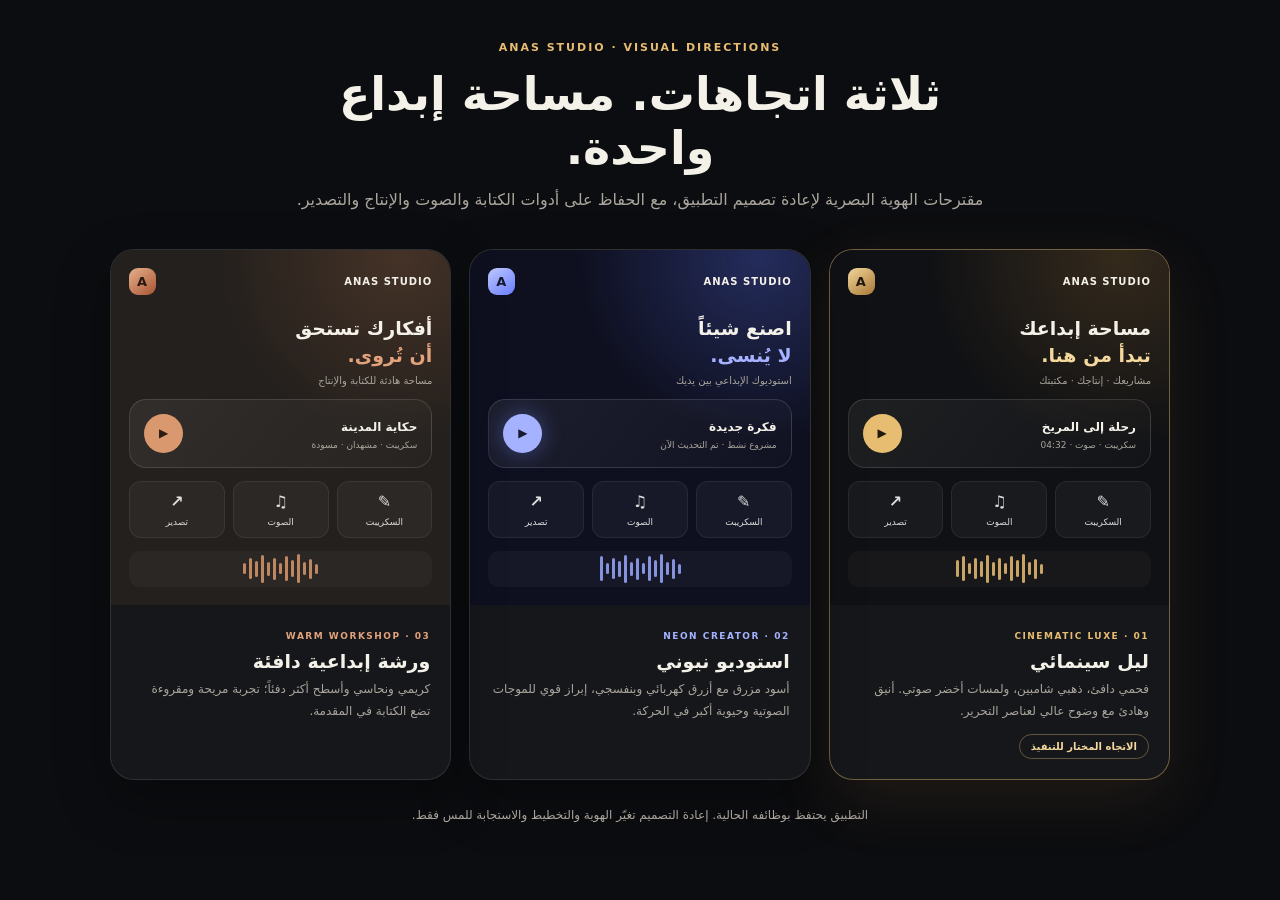
<file: docs/design-directions.html>
<!doctype html>
<html lang="ar" dir="rtl">
<head>
<meta charset="utf-8"><meta name="viewport" content="width=device-width,initial-scale=1,viewport-fit=cover">
<meta name="theme-color" content="#0c0d10"><title>اتجاهات تصميم ANAS Studio</title>
<style>
:root{color-scheme:dark;--ink:#0c0d10;--paper:#f1eee8;--gold:#e7bd72;--blue:#8da5ff;--copper:#c77a4e;--muted:#aaa69d}*{box-sizing:border-box}body{margin:0;background:#0c0d10;color:#f4f1e9;font-family:system-ui,'Noto Sans Arabic',sans-serif}.wrap{max-width:1100px;margin:auto;padding:36px 20px 60px}.eyebrow{color:var(--gold);font:700 11px/1.5 system-ui;letter-spacing:2px}.intro{max-width:720px;margin:0 auto 34px;text-align:center}.intro h1{font-size:clamp(28px,5vw,46px);margin:10px 0}.intro p{color:#aaa69d;line-height:1.9;margin:0}.grid{display:grid;grid-template-columns:repeat(3,minmax(0,1fr));gap:18px}.direction{overflow:hidden;border:1px solid #ffffff1b;border-radius:24px;background:#15171b;box-shadow:0 20px 55px #0005}.preview{min-height:300px;padding:18px;display:grid;align-content:start;gap:13px}.night .preview{background:radial-gradient(circle at 85% 2%,#c58d3a33,transparent 42%),#101114}.neon .preview{background:radial-gradient(circle at 85% 2%,#6178ff44,transparent 40%),#0e1020}.warm .preview{background:radial-gradient(circle at 85% 2%,#c77a4e33,transparent 40%),#24201d}.minihead{display:flex;align-items:center;justify-content:space-between;font-size:10px;font-weight:800;letter-spacing:1px}.logo{width:27px;height:27px;display:grid;place-items:center;border-radius:9px;background:linear-gradient(140deg,#f4d89d,#a97835);color:#21190e;font-size:13px}.preview h3{font-size:19px;line-height:1.45;margin:7px 0 0}.preview .sub{font-size:10px;color:#aaa69d;margin-top:-8px}.hero-card{border:1px solid #ffffff20;border-radius:17px;padding:14px;background:linear-gradient(130deg,#ffffff10,#ffffff04);display:flex;justify-content:space-between;align-items:center}.hero-card strong{font-size:12px}.hero-card small{display:block;color:#aaa69d;margin-top:5px;font-size:9px}.play{width:39px;height:39px;border-radius:50%;display:grid;place-items:center;background:var(--gold);color:#21190e;font-size:12px}.neon .play{background:#a5b2ff;color:#171a30;box-shadow:0 0 22px #7388ff66}.warm .play{background:#d9986e;color:#2d1b14}.tools{display:grid;grid-template-columns:repeat(3,1fr);gap:8px}.tool{padding:10px 5px;text-align:center;border-radius:12px;background:#ffffff0a;border:1px solid #ffffff12;font-size:9px;color:#ddd}.tool b{display:block;margin-bottom:6px;font-size:16px}.wave{height:36px;display:flex;align-items:center;justify-content:center;gap:3px;border-radius:11px;background:#ffffff08}.wave i{display:block;width:3px;border-radius:5px;height:var(--h);background:var(--wave,var(--gold));opacity:.85}.meta{padding:19px 20px 20px}.meta .tag{font-size:9px;letter-spacing:1.5px;color:var(--gold);font-weight:800}.meta h2{margin:7px 0;font-size:19px}.meta p{margin:0;color:#aaa69d;font-size:12px;line-height:1.8}.chosen{border-color:#e7bd7270;box-shadow:0 20px 65px #bd8c3d1c}.badge{display:inline-block;margin-top:12px;border:1px solid #e7bd7260;color:#f4d89d;border-radius:999px;padding:6px 11px;font-size:10px;font-weight:700}.note{margin:24px auto 0;text-align:center;color:#aaa69d;font-size:12px;line-height:1.9}.night{--wave:#e7bd72}.neon{--wave:#99a8ff}.warm{--wave:#d9986e}@media(max-width:800px){.grid{grid-template-columns:1fr;max-width:520px;margin:auto}.preview{min-height:260px}.wrap{padding-top:27px}.intro{margin-bottom:26px}}
</style>
</head>
<body><main class="wrap">
<header class="intro"><span class="eyebrow">ANAS STUDIO · VISUAL DIRECTIONS</span><h1>ثلاثة اتجاهات. مساحة إبداع واحدة.</h1><p>مقترحات الهوية البصرية لإعادة تصميم التطبيق، مع الحفاظ على أدوات الكتابة والصوت والإنتاج والتصدير.</p></header>
<section class="grid" aria-label="اتجاهات التصميم">
<article class="direction night chosen"><div class="preview"><div class="minihead"><span>ANAS STUDIO</span><span class="logo">A</span></div><h3>مساحة إبداعك<br><span style="color:#f4d89d">تبدأ من هنا.</span></h3><div class="sub">مشاريعك · إنتاجك · مكتبتك</div><div class="hero-card"><div><strong>رحلة إلى المريخ</strong><small>سكريبت · صوت · 04:32</small></div><span class="play">▶</span></div><div class="tools"><div class="tool"><b>✎</b>السكريبت</div><div class="tool"><b>♫</b>الصوت</div><div class="tool"><b>↗</b>تصدير</div></div><div class="wave"> <i style="--h:10px"></i><i style="--h:20px"></i><i style="--h:13px"></i><i style="--h:29px"></i><i style="--h:17px"></i><i style="--h:25px"></i><i style="--h:11px"></i><i style="--h:22px"></i><i style="--h:14px"></i><i style="--h:28px"></i><i style="--h:16px"></i><i style="--h:21px"></i><i style="--h:11px"></i><i style="--h:25px"></i><i style="--h:17px"></i></div></div><div class="meta"><span class="tag">01 · CINEMATIC LUXE</span><h2>ليل سينمائي</h2><p>فحمي دافئ، ذهبي شامبين، ولمسات أخضر صوتي. أنيق وهادئ مع وضوح عالي لعناصر التحرير.</p><span class="badge">الاتجاه المختار للتنفيذ</span></div></article>
<article class="direction neon"><div class="preview"><div class="minihead"><span>ANAS STUDIO</span><span class="logo" style="background:linear-gradient(140deg,#c1caff,#687dff);color:#171a30">A</span></div><h3>اصنع شيئاً<br><span style="color:#a5b2ff">لا يُنسى.</span></h3><div class="sub">استوديوك الإبداعي بين يديك</div><div class="hero-card"><div><strong>فكرة جديدة</strong><small>مشروع نشط · تم التحديث الآن</small></div><span class="play">▶</span></div><div class="tools"><div class="tool"><b>✎</b>السكريبت</div><div class="tool"><b>♫</b>الصوت</div><div class="tool"><b>↗</b>تصدير</div></div><div class="wave"><i style="--h:10px"></i><i style="--h:20px"></i><i style="--h:13px"></i><i style="--h:29px"></i><i style="--h:17px"></i><i style="--h:25px"></i><i style="--h:11px"></i><i style="--h:22px"></i><i style="--h:14px"></i><i style="--h:28px"></i><i style="--h:16px"></i><i style="--h:21px"></i><i style="--h:11px"></i><i style="--h:25px"></i></div></div><div class="meta"><span class="tag" style="color:#a5b2ff">02 · NEON CREATOR</span><h2>استوديو نيوني</h2><p>أسود مزرق مع أزرق كهربائي وبنفسجي، إبراز قوي للموجات الصوتية وحيوية أكبر في الحركة.</p></div></article>
<article class="direction warm"><div class="preview"><div class="minihead"><span>ANAS STUDIO</span><span class="logo" style="background:linear-gradient(140deg,#e5b18d,#a95432);color:#281811">A</span></div><h3>أفكارك تستحق<br><span style="color:#e2a27b">أن تُروى.</span></h3><div class="sub">مساحة هادئة للكتابة والإنتاج</div><div class="hero-card"><div><strong>حكاية المدينة</strong><small>سكريبت · مشهدان · مسودة</small></div><span class="play">▶</span></div><div class="tools"><div class="tool"><b>✎</b>السكريبت</div><div class="tool"><b>♫</b>الصوت</div><div class="tool"><b>↗</b>تصدير</div></div><div class="wave"><i style="--h:10px"></i><i style="--h:20px"></i><i style="--h:13px"></i><i style="--h:29px"></i><i style="--h:17px"></i><i style="--h:25px"></i><i style="--h:11px"></i><i style="--h:22px"></i><i style="--h:14px"></i><i style="--h:28px"></i><i style="--h:16px"></i><i style="--h:21px"></i><i style="--h:11px"></i></div></div><div class="meta"><span class="tag" style="color:#e2a27b">03 · WARM WORKSHOP</span><h2>ورشة إبداعية دافئة</h2><p>كريمي ونحاسي وأسطح أكثر دفئاً؛ تجربة مريحة ومقروءة تضع الكتابة في المقدمة.</p></div></article>
</section><p class="note">التطبيق يحتفظ بوظائفه الحالية. إعادة التصميم تغيّر الهوية والتخطيط والاستجابة للمس فقط.</p>
</main></body></html>
</file>
